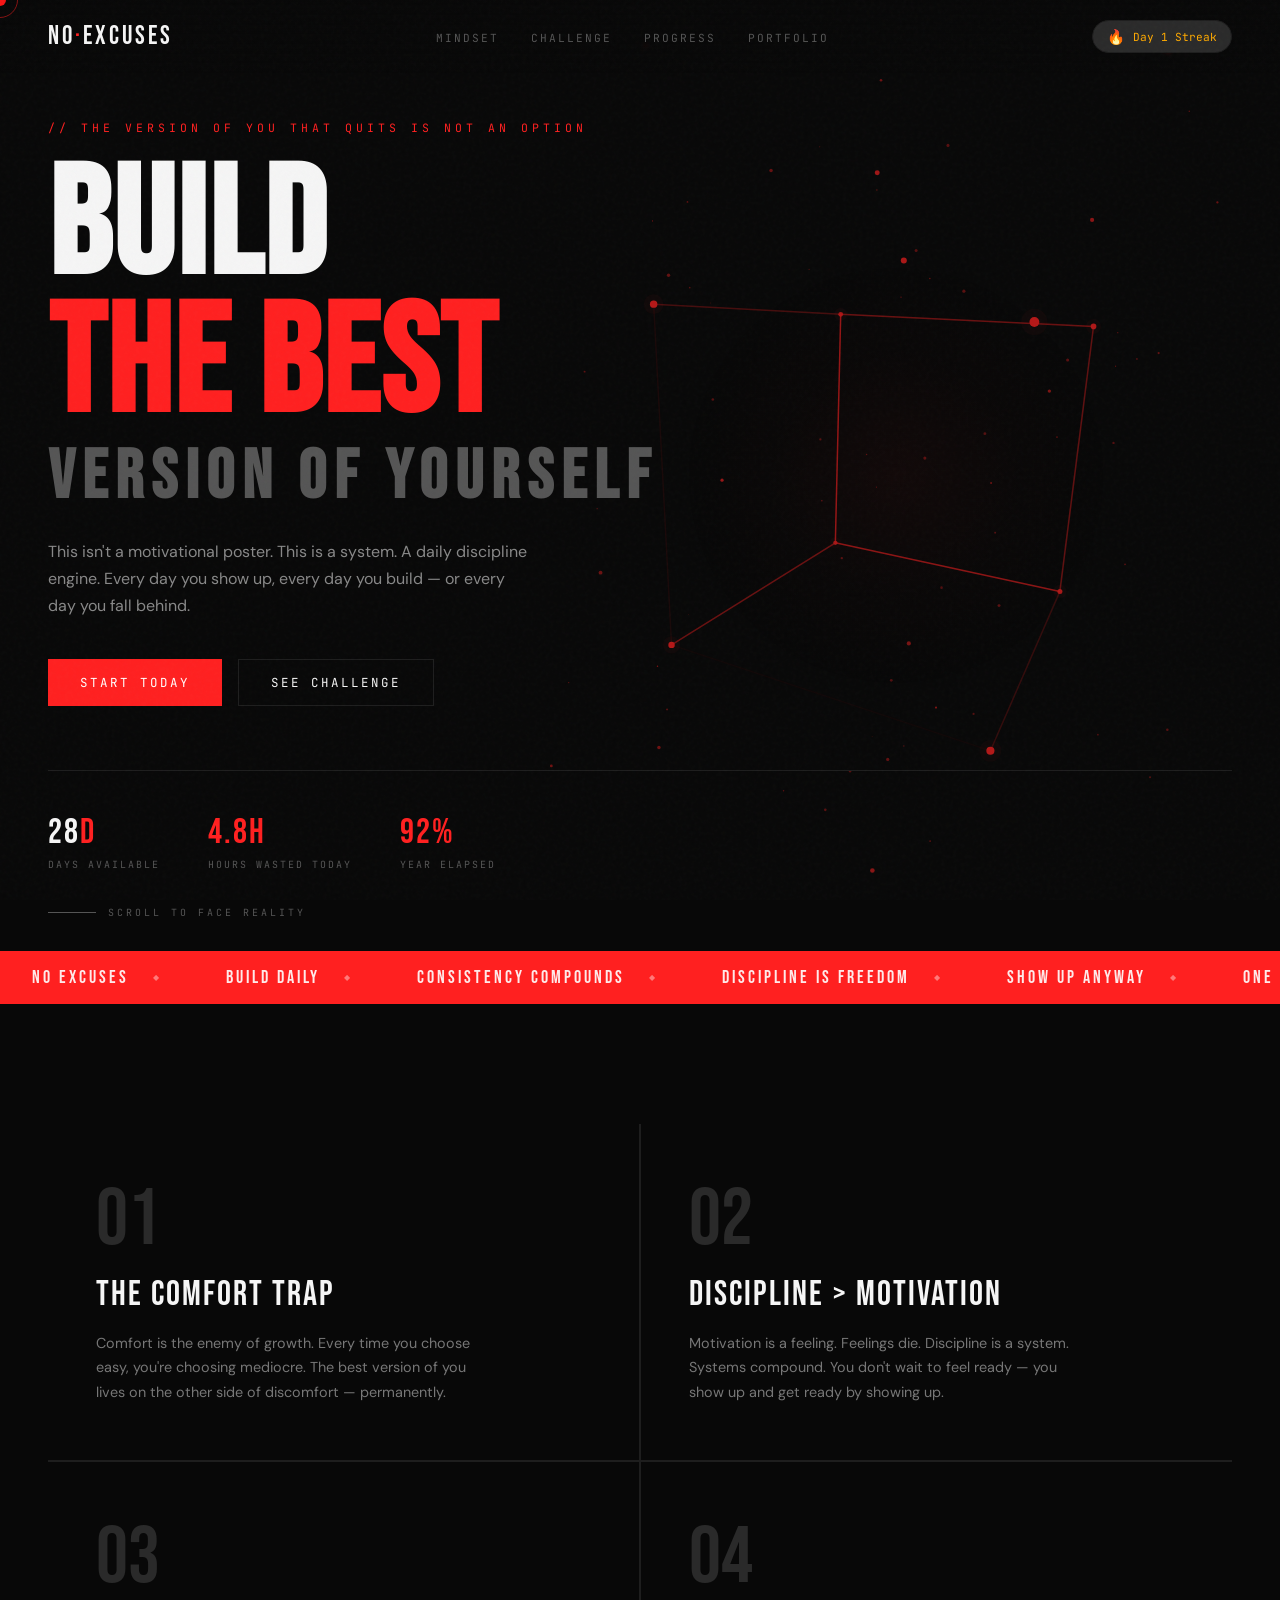
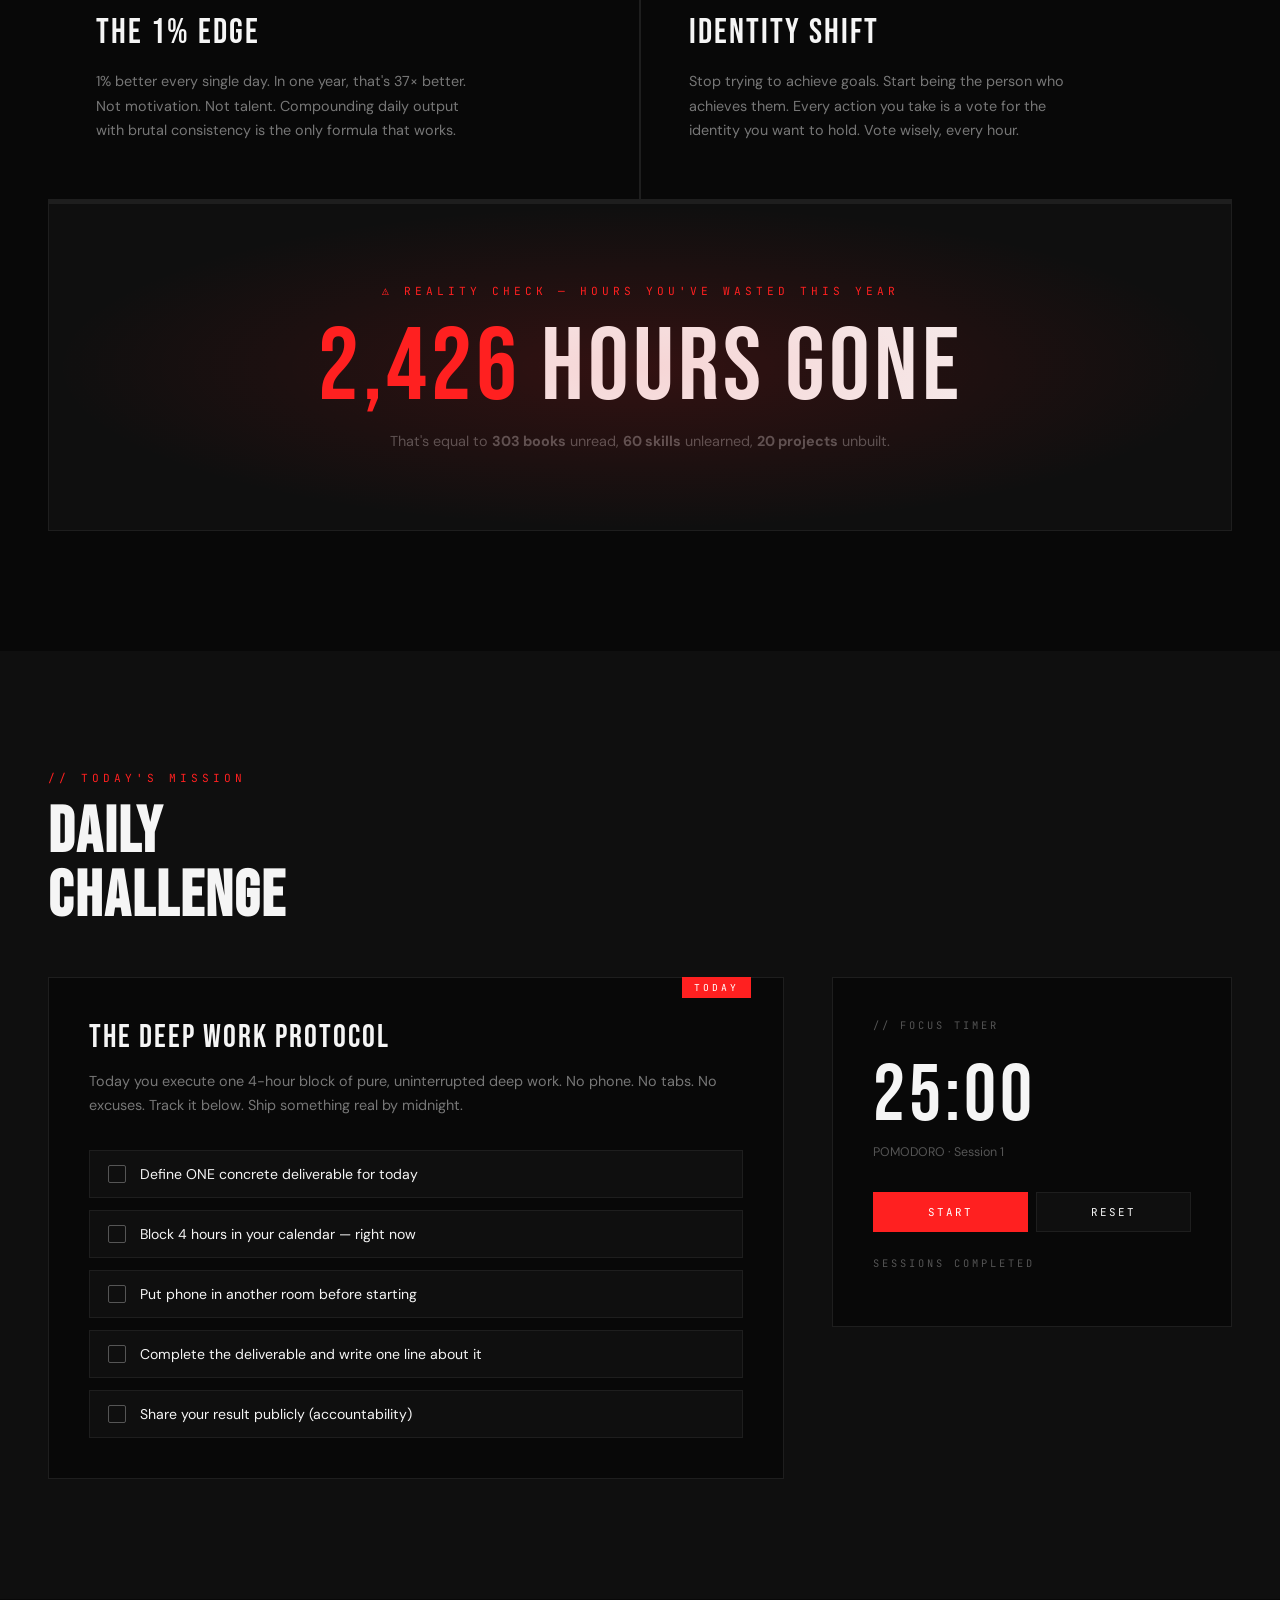
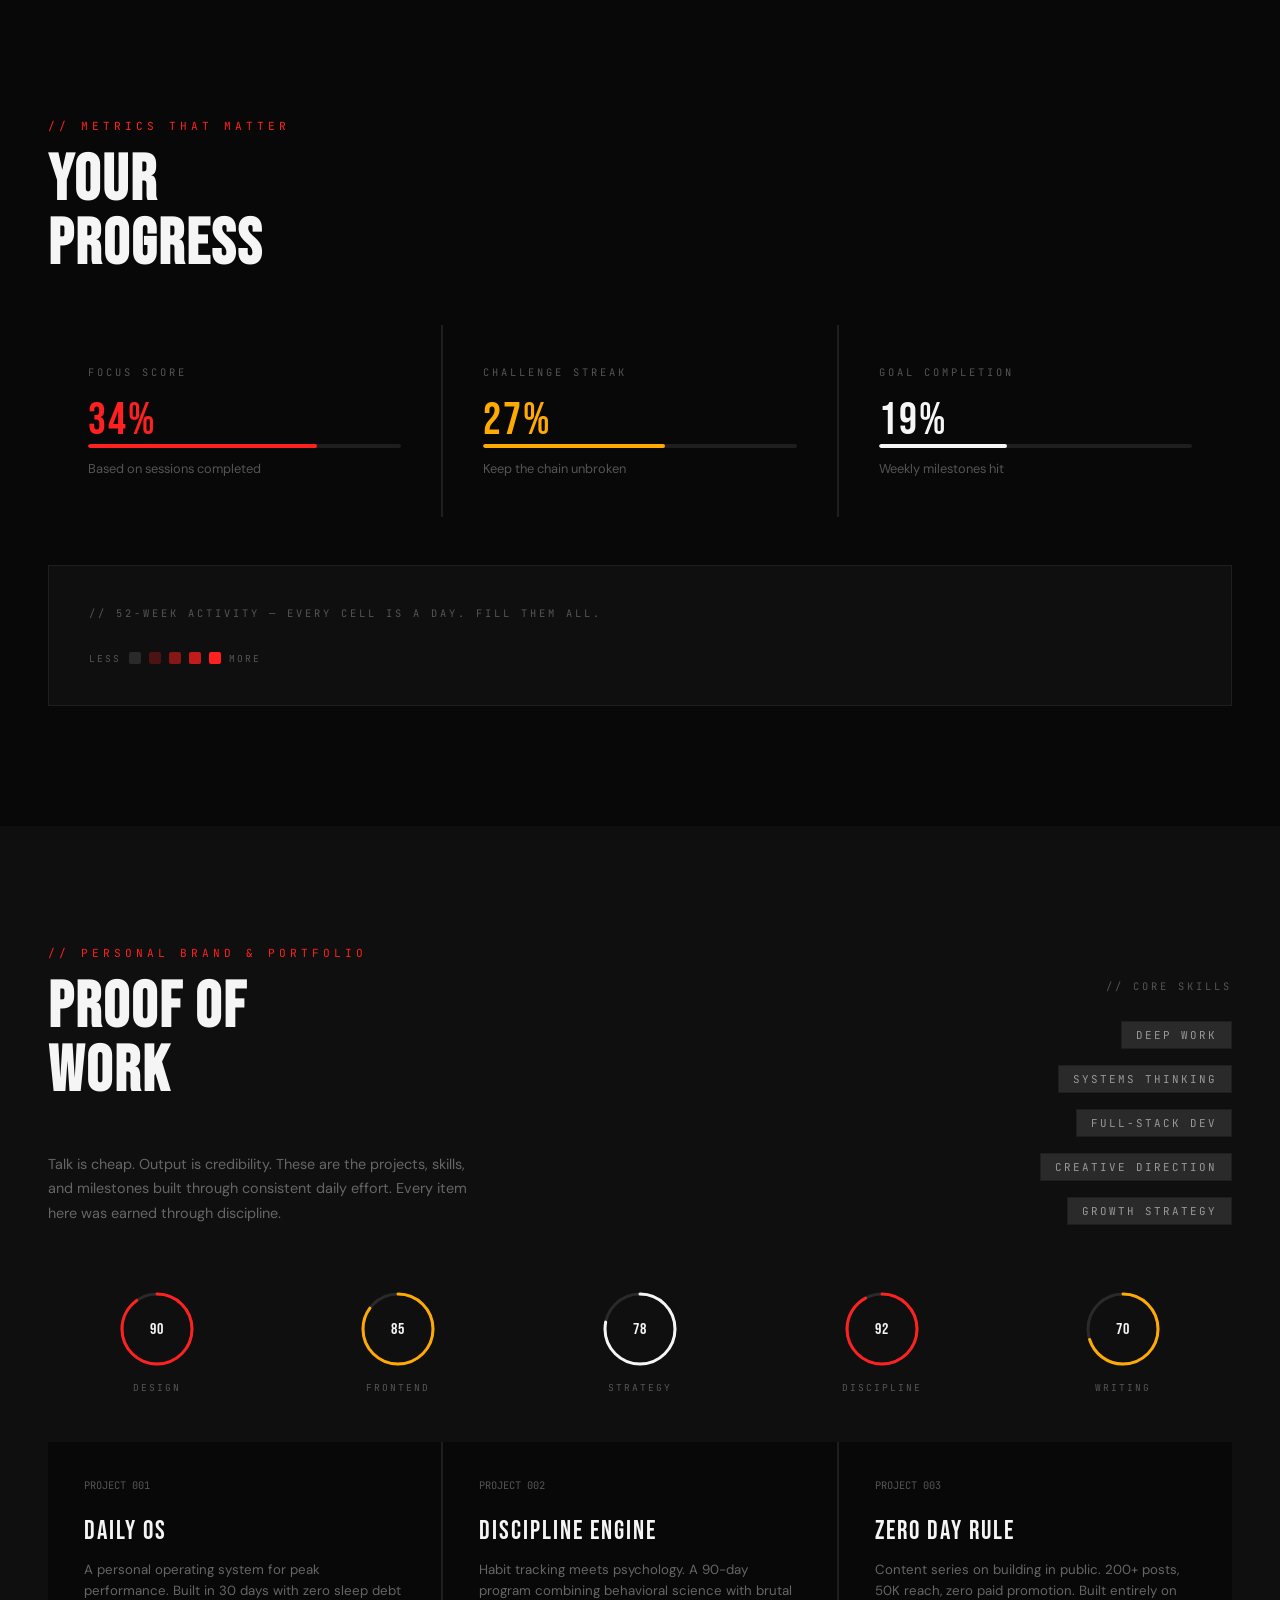
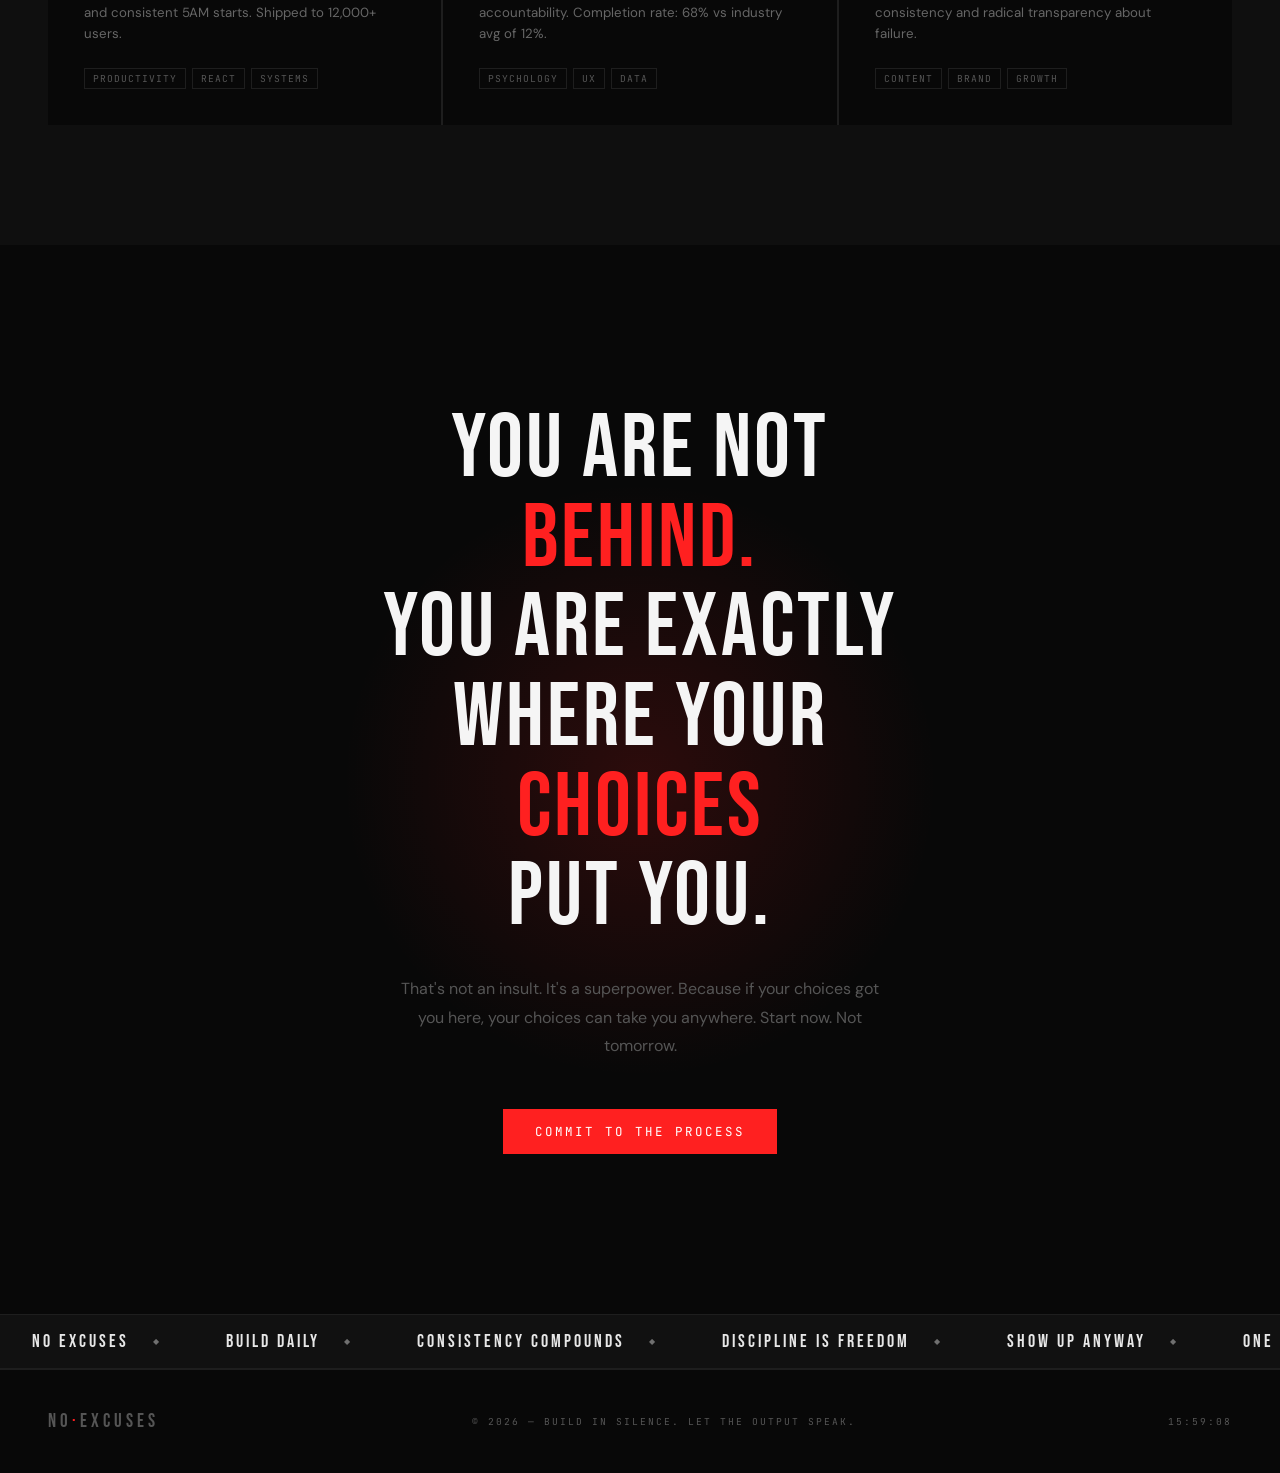
<file: index.html>
<!DOCTYPE html>
<html lang="en">
<head>
<meta charset="UTF-8">
<meta name="viewport" content="width=device-width, initial-scale=1.0">
<title>NO EXCUSES — Build The Version They Can't Ignore</title>
<link rel="preconnect" href="https://fonts.googleapis.com">
<link href="https://fonts.googleapis.com/css2?family=Bebas+Neue&family=DM+Sans:wght@300;400;500;700&family=JetBrains+Mono:wght@400;700&display=swap" rel="stylesheet">
<style>
:root {
  --bg: #080808;
  --surface: #0f0f0f;
  --surface2: #151515;
  --border: #1e1e1e;
  --red: #ff2020;
  --red-glow: rgba(255,32,32,0.15);
  --amber: #ffaa00;
  --amber-glow: rgba(255,170,0,0.12);
  --white: #f5f5f5;
  --muted: #555;
  --subtle: #2a2a2a;
}

*, *::before, *::after { box-sizing: border-box; margin: 0; padding: 0; }

html { scroll-behavior: smooth; }

body {
  background: var(--bg);
  color: var(--white);
  font-family: 'DM Sans', sans-serif;
  overflow-x: hidden;
  cursor: none;
}

/* CUSTOM CURSOR */
#cursor {
  position: fixed;
  width: 12px; height: 12px;
  background: var(--red);
  border-radius: 50%;
  pointer-events: none;
  z-index: 9999;
  transform: translate(-50%,-50%);
  transition: transform 0.1s, width 0.2s, height 0.2s, background 0.2s;
  mix-blend-mode: difference;
}
#cursor-ring {
  position: fixed;
  width: 36px; height: 36px;
  border: 1px solid rgba(255,32,32,0.5);
  border-radius: 50%;
  pointer-events: none;
  z-index: 9998;
  transform: translate(-50%,-50%);
  transition: transform 0.12s ease, width 0.3s, height 0.3s, opacity 0.3s;
}

/* NOISE OVERLAY */
body::before {
  content: '';
  position: fixed;
  inset: 0;
  background-image: url("data:image/svg+xml,%3Csvg viewBox='0 0 256 256' xmlns='http://www.w3.org/2000/svg'%3E%3Cfilter id='noise'%3E%3CfeTurbulence type='fractalNoise' baseFrequency='0.9' numOctaves='4' stitchTiles='stitch'/%3E%3C/filter%3E%3Crect width='100%25' height='100%25' filter='url(%23noise)' opacity='0.04'/%3E%3C/svg%3E");
  pointer-events: none;
  z-index: 9997;
  opacity: 0.6;
}

/* SCROLLBAR */
::-webkit-scrollbar { width: 3px; }
::-webkit-scrollbar-track { background: var(--bg); }
::-webkit-scrollbar-thumb { background: var(--red); }

/* NAV */
nav {
  position: fixed;
  top: 0; left: 0; right: 0;
  z-index: 100;
  padding: 20px 48px;
  display: flex;
  justify-content: space-between;
  align-items: center;
  background: linear-gradient(to bottom, rgba(8,8,8,0.95), transparent);
  backdrop-filter: blur(2px);
}
.nav-logo {
  font-family: 'Bebas Neue', sans-serif;
  font-size: 1.6rem;
  letter-spacing: 3px;
  color: var(--white);
}
.nav-logo span { color: var(--red); }
.nav-links { display: flex; gap: 32px; list-style: none; }
.nav-links a {
  font-family: 'JetBrains Mono', monospace;
  font-size: 0.7rem;
  letter-spacing: 2px;
  text-transform: uppercase;
  color: var(--muted);
  text-decoration: none;
  transition: color 0.2s;
}
.nav-links a:hover { color: var(--white); }
.streak-badge {
  display: flex;
  align-items: center;
  gap: 8px;
  background: var(--subtle);
  border: 1px solid var(--border);
  padding: 6px 14px;
  border-radius: 20px;
  font-family: 'JetBrains Mono', monospace;
  font-size: 0.7rem;
  color: var(--amber);
}
.streak-badge::before { content: '🔥'; font-size: 0.9rem; }

/* HERO */
#hero {
  min-height: 100vh;
  display: flex;
  flex-direction: column;
  justify-content: center;
  padding: 120px 48px 80px;
  position: relative;
  overflow: hidden;
}

/* CANVAS 3D */
#hero-canvas {
  position: absolute;
  top: 0; right: 0;
  width: 60%;
  height: 100%;
  opacity: 0.7;
}

.hero-tag {
  font-family: 'JetBrains Mono', monospace;
  font-size: 0.72rem;
  letter-spacing: 4px;
  color: var(--red);
  text-transform: uppercase;
  margin-bottom: 24px;
  opacity: 0;
  animation: fadeUp 0.8s 0.3s forwards;
}
.hero-headline {
  font-family: 'Bebas Neue', sans-serif;
  font-size: clamp(5rem, 12vw, 11rem);
  line-height: 0.9;
  letter-spacing: 2px;
  opacity: 0;
  animation: fadeUp 0.9s 0.5s forwards;
}
.hero-headline .line2 { color: var(--red); display: block; }
.hero-headline .line3 { color: var(--muted); display: block; font-size: 0.45em; letter-spacing: 8px; margin-top: 12px; }

.hero-sub {
  max-width: 480px;
  margin-top: 28px;
  font-size: 1rem;
  line-height: 1.7;
  color: #888;
  opacity: 0;
  animation: fadeUp 0.9s 0.8s forwards;
}

.hero-cta-row {
  display: flex;
  gap: 16px;
  margin-top: 40px;
  opacity: 0;
  animation: fadeUp 0.9s 1s forwards;
}
.btn-primary {
  background: var(--red);
  color: #fff;
  border: none;
  padding: 14px 32px;
  font-family: 'JetBrains Mono', monospace;
  font-size: 0.78rem;
  letter-spacing: 3px;
  text-transform: uppercase;
  cursor: none;
  position: relative;
  overflow: hidden;
  transition: transform 0.2s;
}
.btn-primary::after {
  content: '';
  position: absolute;
  inset: 0;
  background: rgba(255,255,255,0.1);
  transform: translateX(-100%);
  transition: transform 0.3s;
}
.btn-primary:hover::after { transform: translateX(0); }
.btn-primary:hover { transform: scale(1.02); }

.btn-ghost {
  background: transparent;
  color: var(--white);
  border: 1px solid var(--border);
  padding: 14px 32px;
  font-family: 'JetBrains Mono', monospace;
  font-size: 0.78rem;
  letter-spacing: 3px;
  text-transform: uppercase;
  cursor: none;
  transition: border-color 0.2s, color 0.2s;
}
.btn-ghost:hover { border-color: var(--white); }

.hero-stats {
  display: flex;
  gap: 48px;
  margin-top: 64px;
  padding-top: 40px;
  border-top: 1px solid var(--border);
  opacity: 0;
  animation: fadeUp 0.9s 1.2s forwards;
}
.stat-item { display: flex; flex-direction: column; gap: 4px; }
.stat-num {
  font-family: 'Bebas Neue', sans-serif;
  font-size: 2.2rem;
  letter-spacing: 2px;
  color: var(--white);
}
.stat-num span { color: var(--red); }
.stat-label {
  font-family: 'JetBrains Mono', monospace;
  font-size: 0.62rem;
  letter-spacing: 2px;
  color: var(--muted);
  text-transform: uppercase;
}

.scroll-indicator {
  position: absolute;
  bottom: 32px;
  left: 48px;
  display: flex;
  align-items: center;
  gap: 12px;
  font-family: 'JetBrains Mono', monospace;
  font-size: 0.62rem;
  letter-spacing: 3px;
  color: var(--muted);
  text-transform: uppercase;
  opacity: 0;
  animation: fadeUp 1s 1.5s forwards;
}
.scroll-line {
  width: 48px;
  height: 1px;
  background: var(--muted);
  animation: expandLine 1.5s 2s ease-in-out infinite alternate;
}

/* TRIGGER SECTION */
#trigger {
  padding: 120px 48px;
  position: relative;
  overflow: hidden;
}
.trigger-grid {
  display: grid;
  grid-template-columns: 1fr 1fr;
  gap: 2px;
  background: var(--border);
}
.trigger-card {
  background: var(--bg);
  padding: 56px 48px;
  position: relative;
  overflow: hidden;
  transition: background 0.3s;
}
.trigger-card:hover { background: var(--surface); }
.trigger-card::before {
  content: '';
  position: absolute;
  top: 0; left: 0;
  width: 3px;
  height: 0;
  background: var(--red);
  transition: height 0.4s ease;
}
.trigger-card:hover::before { height: 100%; }
.trigger-card.amber::before { background: var(--amber); }
.tc-num {
  font-family: 'Bebas Neue', sans-serif;
  font-size: 5rem;
  color: var(--subtle);
  line-height: 1;
  margin-bottom: 16px;
  transition: color 0.3s;
}
.trigger-card:hover .tc-num { color: var(--border); }
.tc-title {
  font-family: 'Bebas Neue', sans-serif;
  font-size: 2.2rem;
  letter-spacing: 2px;
  line-height: 1.1;
  margin-bottom: 16px;
}
.tc-text {
  font-size: 0.9rem;
  line-height: 1.7;
  color: #777;
  max-width: 380px;
}

/* WASTE COUNTER */
.waste-counter-wrap {
  background: var(--surface);
  border: 1px solid var(--border);
  padding: 80px 48px;
  text-align: center;
  position: relative;
  overflow: hidden;
  margin-top: 2px;
  grid-column: span 2;
}
.waste-counter-wrap::before {
  content: '';
  position: absolute;
  inset: 0;
  background: radial-gradient(ellipse at center, var(--red-glow) 0%, transparent 70%);
  pointer-events: none;
}
.waste-label {
  font-family: 'JetBrains Mono', monospace;
  font-size: 0.7rem;
  letter-spacing: 4px;
  color: var(--red);
  text-transform: uppercase;
  margin-bottom: 20px;
}
.waste-big {
  font-family: 'Bebas Neue', sans-serif;
  font-size: clamp(3rem, 8vw, 7rem);
  letter-spacing: 4px;
  line-height: 1;
  color: var(--white);
}
.waste-big span { color: var(--red); }
.waste-sub { color: #555; font-size: 0.9rem; margin-top: 12px; }

/* CHALLENGE SECTION */
#challenge {
  padding: 120px 48px;
  background: var(--surface);
}
.section-eyebrow {
  font-family: 'JetBrains Mono', monospace;
  font-size: 0.7rem;
  letter-spacing: 4px;
  color: var(--red);
  text-transform: uppercase;
  margin-bottom: 16px;
}
.section-title {
  font-family: 'Bebas Neue', sans-serif;
  font-size: clamp(2.5rem, 5vw, 5rem);
  letter-spacing: 2px;
  line-height: 1;
  margin-bottom: 48px;
}
.challenge-layout {
  display: grid;
  grid-template-columns: 1fr 400px;
  gap: 48px;
  align-items: start;
}
.daily-challenge-card {
  background: var(--bg);
  border: 1px solid var(--border);
  padding: 40px;
  position: relative;
}
.daily-challenge-card::after {
  content: 'TODAY';
  position: absolute;
  top: -1px; right: 32px;
  background: var(--red);
  font-family: 'JetBrains Mono', monospace;
  font-size: 0.6rem;
  letter-spacing: 3px;
  color: #fff;
  padding: 4px 12px;
}
.challenge-title {
  font-family: 'Bebas Neue', sans-serif;
  font-size: 2rem;
  letter-spacing: 2px;
  margin-bottom: 12px;
}
.challenge-desc {
  color: #777;
  font-size: 0.9rem;
  line-height: 1.7;
  margin-bottom: 32px;
}
.challenge-tasks { list-style: none; display: flex; flex-direction: column; gap: 12px; }
.challenge-tasks li {
  display: flex;
  align-items: center;
  gap: 14px;
  padding: 14px 18px;
  background: var(--surface);
  border: 1px solid var(--border);
  font-size: 0.88rem;
  cursor: none;
  transition: border-color 0.2s;
  user-select: none;
}
.challenge-tasks li:hover { border-color: var(--red); }
.challenge-tasks li.done { color: var(--muted); text-decoration: line-through; }
.task-check {
  width: 18px; height: 18px;
  border: 1.5px solid var(--muted);
  border-radius: 2px;
  flex-shrink: 0;
  display: grid;
  place-items: center;
  transition: background 0.2s, border-color 0.2s;
  font-size: 0.65rem;
}
.challenge-tasks li.done .task-check {
  background: var(--red);
  border-color: var(--red);
  color: #fff;
}

/* TIMER */
.timer-card {
  background: var(--bg);
  border: 1px solid var(--border);
  padding: 40px;
}
.timer-label {
  font-family: 'JetBrains Mono', monospace;
  font-size: 0.65rem;
  letter-spacing: 3px;
  color: var(--muted);
  text-transform: uppercase;
  margin-bottom: 24px;
}
.timer-display {
  font-family: 'Bebas Neue', sans-serif;
  font-size: 5rem;
  letter-spacing: 4px;
  color: var(--white);
  line-height: 1;
  margin-bottom: 8px;
}
.timer-display.running { color: var(--red); }
.timer-session-label {
  font-size: 0.78rem;
  color: var(--muted);
  margin-bottom: 32px;
}
.timer-btns { display: flex; gap: 8px; flex-wrap: wrap; margin-bottom: 24px; }
.timer-btn {
  flex: 1;
  padding: 12px;
  font-family: 'JetBrains Mono', monospace;
  font-size: 0.68rem;
  letter-spacing: 2px;
  text-transform: uppercase;
  border: 1px solid var(--border);
  background: var(--surface);
  color: var(--white);
  cursor: none;
  transition: all 0.2s;
}
.timer-btn:hover { border-color: var(--red); color: var(--red); }
.timer-btn.active { background: var(--red); border-color: var(--red); color: #fff; }
.pomodoro-segments {
  display: flex;
  gap: 6px;
}
.pomo-dot {
  flex: 1;
  height: 4px;
  background: var(--border);
  border-radius: 2px;
  transition: background 0.3s;
}
.pomo-dot.active { background: var(--red); }
.pomo-dot.done { background: var(--amber); }

/* PROGRESS SECTION */
#progress-section {
  padding: 120px 48px;
}
.progress-grid {
  display: grid;
  grid-template-columns: repeat(3, 1fr);
  gap: 2px;
  background: var(--border);
  margin-top: 48px;
}
.progress-card {
  background: var(--bg);
  padding: 40px;
}
.progress-card-label {
  font-family: 'JetBrains Mono', monospace;
  font-size: 0.65rem;
  letter-spacing: 3px;
  color: var(--muted);
  text-transform: uppercase;
  margin-bottom: 20px;
}
.progress-bar-wrap {
  height: 4px;
  background: var(--border);
  border-radius: 2px;
  margin-bottom: 12px;
  overflow: hidden;
}
.progress-bar-fill {
  height: 100%;
  background: var(--red);
  border-radius: 2px;
  width: 0;
  transition: width 1.5s cubic-bezier(0.16, 1, 0.3, 1);
}
.progress-bar-fill.amber { background: var(--amber); }
.progress-bar-fill.white { background: var(--white); }
.progress-pct {
  font-family: 'Bebas Neue', sans-serif;
  font-size: 2.8rem;
  letter-spacing: 2px;
  line-height: 1;
}
.progress-pct.red { color: var(--red); }
.progress-pct.amber { color: var(--amber); }

/* STREAK HEATMAP */
.heatmap-wrap { margin-top: 48px; }
.heatmap-title {
  font-family: 'JetBrains Mono', monospace;
  font-size: 0.65rem;
  letter-spacing: 3px;
  color: var(--muted);
  text-transform: uppercase;
  margin-bottom: 16px;
}
.heatmap {
  display: grid;
  grid-template-columns: repeat(52, 1fr);
  gap: 3px;
}
.heatmap-cell {
  aspect-ratio: 1;
  border-radius: 2px;
  background: var(--subtle);
  transition: transform 0.1s;
}
.heatmap-cell:hover { transform: scale(1.4); }
.heatmap-cell.l1 { background: rgba(255,32,32,0.25); }
.heatmap-cell.l2 { background: rgba(255,32,32,0.5); }
.heatmap-cell.l3 { background: rgba(255,32,32,0.75); }
.heatmap-cell.l4 { background: var(--red); }

/* PORTFOLIO */
#portfolio {
  padding: 120px 48px;
  background: var(--surface);
}
.portfolio-intro {
  display: grid;
  grid-template-columns: 1fr 1fr;
  gap: 48px;
  align-items: end;
  margin-bottom: 64px;
}
.portfolio-intro-right {
  display: flex;
  flex-direction: column;
  gap: 16px;
  align-items: flex-end;
}
.skill-tag {
  display: inline-block;
  background: var(--subtle);
  border: 1px solid var(--border);
  font-family: 'JetBrains Mono', monospace;
  font-size: 0.68rem;
  letter-spacing: 2px;
  padding: 6px 14px;
  color: #999;
}

.projects-grid {
  display: grid;
  grid-template-columns: repeat(3, 1fr);
  gap: 2px;
  background: var(--border);
}
.project-card {
  background: var(--bg);
  padding: 36px;
  position: relative;
  overflow: hidden;
  cursor: none;
  transition: background 0.3s;
}
.project-card:hover { background: #111; }
.project-card::before {
  content: '';
  position: absolute;
  bottom: 0; left: 0; right: 0;
  height: 0;
  background: var(--red-glow);
  transition: height 0.4s;
}
.project-card:hover::before { height: 100%; }
.project-card:nth-child(2)::before { background: var(--amber-glow); }
.project-num {
  font-family: 'JetBrains Mono', monospace;
  font-size: 0.65rem;
  color: var(--muted);
  margin-bottom: 24px;
}
.project-title {
  font-family: 'Bebas Neue', sans-serif;
  font-size: 1.6rem;
  letter-spacing: 2px;
  margin-bottom: 12px;
}
.project-desc {
  font-size: 0.83rem;
  color: #666;
  line-height: 1.6;
  margin-bottom: 24px;
}
.project-tags { display: flex; flex-wrap: wrap; gap: 6px; }
.project-tag {
  font-family: 'JetBrains Mono', monospace;
  font-size: 0.6rem;
  letter-spacing: 1px;
  padding: 3px 8px;
  border: 1px solid var(--border);
  color: var(--muted);
}
.project-arrow {
  position: absolute;
  top: 36px; right: 36px;
  font-size: 1.2rem;
  opacity: 0;
  transition: opacity 0.3s, transform 0.3s;
  transform: translate(-8px, 8px);
}
.project-card:hover .project-arrow { opacity: 1; transform: translate(0,0); }

/* QUOTE TICKER */
.quote-ticker {
  background: var(--red);
  padding: 16px 0;
  overflow: hidden;
  white-space: nowrap;
}
.ticker-track {
  display: inline-flex;
  gap: 0;
  animation: tickerMove 30s linear infinite;
}
.ticker-item {
  display: inline-flex;
  align-items: center;
  gap: 24px;
  padding: 0 32px;
  font-family: 'Bebas Neue', sans-serif;
  font-size: 1.1rem;
  letter-spacing: 3px;
  color: rgba(255,255,255,0.9);
}
.ticker-sep { color: rgba(255,255,255,0.4); font-size: 0.5rem; }

/* MANIFESTO */
#manifesto {
  padding: 160px 48px;
  text-align: center;
  position: relative;
  overflow: hidden;
}
#manifesto::before {
  content: '';
  position: absolute;
  top: 50%; left: 50%;
  transform: translate(-50%,-50%);
  width: 600px; height: 600px;
  background: radial-gradient(circle, var(--red-glow) 0%, transparent 70%);
  pointer-events: none;
}
.manifesto-text {
  font-family: 'Bebas Neue', sans-serif;
  font-size: clamp(3rem, 7vw, 8rem);
  line-height: 1;
  letter-spacing: 3px;
  max-width: 900px;
  margin: 0 auto;
}
.manifesto-text .accent { color: var(--red); }
.manifesto-sub {
  font-size: 1rem;
  color: #555;
  margin-top: 32px;
  max-width: 500px;
  margin-left: auto;
  margin-right: auto;
  line-height: 1.8;
}

/* FOOTER */
footer {
  border-top: 1px solid var(--border);
  padding: 40px 48px;
  display: flex;
  justify-content: space-between;
  align-items: center;
}
.footer-logo {
  font-family: 'Bebas Neue', sans-serif;
  font-size: 1.2rem;
  letter-spacing: 4px;
  color: var(--muted);
}
.footer-logo span { color: var(--red); }
.footer-copy {
  font-family: 'JetBrains Mono', monospace;
  font-size: 0.6rem;
  color: var(--muted);
  letter-spacing: 2px;
}

/* KEYFRAMES */
@keyframes fadeUp {
  from { opacity: 0; transform: translateY(24px); }
  to { opacity: 1; transform: translateY(0); }
}
@keyframes expandLine {
  from { width: 24px; }
  to { width: 64px; }
}
@keyframes tickerMove {
  from { transform: translateX(0); }
  to { transform: translateX(-50%); }
}
@keyframes pulse {
  0%, 100% { opacity: 1; }
  50% { opacity: 0.5; }
}

/* REVEAL ANIMATION */
.reveal {
  opacity: 0;
  transform: translateY(32px);
  transition: opacity 0.8s ease, transform 0.8s ease;
}
.reveal.visible { opacity: 1; transform: translateY(0); }

/* MODAL */
.modal-overlay {
  position: fixed;
  inset: 0;
  background: rgba(0,0,0,0.85);
  z-index: 1000;
  display: flex;
  align-items: center;
  justify-content: center;
  opacity: 0;
  pointer-events: none;
  transition: opacity 0.3s;
  backdrop-filter: blur(4px);
}
.modal-overlay.open { opacity: 1; pointer-events: all; }
.modal {
  background: var(--surface);
  border: 1px solid var(--border);
  padding: 48px;
  max-width: 540px;
  width: 90%;
  transform: translateY(24px);
  transition: transform 0.3s;
}
.modal-overlay.open .modal { transform: translateY(0); }
.modal-title {
  font-family: 'Bebas Neue', sans-serif;
  font-size: 2.4rem;
  letter-spacing: 3px;
  margin-bottom: 12px;
}
.modal-sub { color: #666; font-size: 0.9rem; line-height: 1.7; margin-bottom: 32px; }
.modal-input {
  width: 100%;
  background: var(--bg);
  border: 1px solid var(--border);
  padding: 14px 16px;
  color: var(--white);
  font-family: 'DM Sans', sans-serif;
  font-size: 0.9rem;
  margin-bottom: 12px;
  outline: none;
  transition: border-color 0.2s;
}
.modal-input:focus { border-color: var(--red); }
.modal-close {
  position: absolute;
  top: 20px; right: 24px;
  background: none;
  border: none;
  color: var(--muted);
  font-size: 1.4rem;
  cursor: none;
}

/* NOTIFICATION */
.notif {
  position: fixed;
  bottom: 32px;
  right: 32px;
  background: var(--surface);
  border: 1px solid var(--red);
  padding: 16px 24px;
  font-family: 'JetBrains Mono', monospace;
  font-size: 0.72rem;
  letter-spacing: 1px;
  color: var(--white);
  z-index: 2000;
  transform: translateY(80px);
  opacity: 0;
  transition: all 0.4s cubic-bezier(0.16, 1, 0.3, 1);
  max-width: 320px;
}
.notif.show { transform: translateY(0); opacity: 1; }
.notif-title { color: var(--red); margin-bottom: 4px; font-size: 0.65rem; letter-spacing: 2px; text-transform: uppercase; }

/* SKILLS RADIAL */
.skills-row {
  display: grid;
  grid-template-columns: repeat(5, 1fr);
  gap: 24px;
  margin-top: 64px;
}
.skill-radial {
  display: flex;
  flex-direction: column;
  align-items: center;
  gap: 12px;
}
.skill-ring {
  width: 80px;
  height: 80px;
  position: relative;
}
.skill-ring svg {
  width: 80px;
  height: 80px;
  transform: rotate(-90deg);
}
.skill-ring circle {
  fill: none;
  stroke-width: 3;
  stroke-linecap: round;
}
.skill-ring .bg-ring { stroke: var(--subtle); }
.skill-ring .fg-ring {
  stroke: var(--red);
  stroke-dasharray: 220;
  stroke-dashoffset: 220;
  transition: stroke-dashoffset 1.5s cubic-bezier(0.16, 1, 0.3, 1);
}
.skill-ring .fg-ring.amber { stroke: var(--amber); }
.skill-ring .fg-ring.white { stroke: var(--white); }
.skill-ring-label {
  position: absolute;
  inset: 0;
  display: flex;
  align-items: center;
  justify-content: center;
  font-family: 'Bebas Neue', sans-serif;
  font-size: 1rem;
  letter-spacing: 1px;
}
.skill-name {
  font-family: 'JetBrains Mono', monospace;
  font-size: 0.6rem;
  letter-spacing: 2px;
  color: var(--muted);
  text-transform: uppercase;
  text-align: center;
}

/* RESPONSIVE */
@media (max-width: 900px) {
  nav { padding: 16px 24px; }
  .nav-links, .streak-badge { display: none; }
  #hero { padding: 100px 24px 60px; }
  .hero-stats { gap: 24px; }
  .trigger-grid { grid-template-columns: 1fr; }
  .waste-counter-wrap { grid-column: span 1; }
  .challenge-layout { grid-template-columns: 1fr; }
  .progress-grid { grid-template-columns: 1fr; }
  .projects-grid { grid-template-columns: 1fr; }
  .portfolio-intro { grid-template-columns: 1fr; }
  .skills-row { grid-template-columns: repeat(3, 1fr); }
  #trigger, #challenge, #progress-section, #portfolio, #manifesto { padding: 80px 24px; }
  footer { padding: 32px 24px; flex-direction: column; gap: 16px; text-align: center; }
  .heatmap { grid-template-columns: repeat(26, 1fr); }
  #hero-canvas { width: 100%; opacity: 0.2; }
}
</style>
</head>
<body>

<!-- CURSOR -->
<div id="cursor"></div>
<div id="cursor-ring"></div>

<!-- NOTIFICATION -->
<div class="notif" id="notif">
  <div class="notif-title">⚡ Daily Trigger</div>
  <div id="notif-text">Every hour you delay costs you 4% of your day.</div>
</div>

<!-- MODAL -->
<div class="modal-overlay" id="modal">
  <div class="modal" style="position:relative;">
    <button class="modal-close" onclick="closeModal()">×</button>
    <div class="modal-title">START YOUR JOURNEY</div>
    <div class="modal-sub">Enter your name and goal. Every day you don't start, someone else does. The clock doesn't stop.</div>
    <input class="modal-input" id="user-name" type="text" placeholder="Your name">
    <input class="modal-input" id="user-goal" type="text" placeholder="Your #1 goal right now">
    <button class="btn-primary" style="width:100%;margin-top:8px;" onclick="startJourney()">COMMIT NOW</button>
  </div>
</div>

<!-- NAV -->
<nav>
  <div class="nav-logo">NO<span>·</span>EXCUSES</div>
  <ul class="nav-links">
    <li><a href="#trigger">MINDSET</a></li>
    <li><a href="#challenge">CHALLENGE</a></li>
    <li><a href="#progress-section">PROGRESS</a></li>
    <li><a href="#portfolio">PORTFOLIO</a></li>
  </ul>
  <div class="streak-badge" id="nav-streak">Day 1 Streak</div>
</nav>

<!-- HERO -->
<section id="hero">
  <canvas id="hero-canvas"></canvas>
  <div class="hero-tag">// The version of you that quits is not an option</div>
  <h1 class="hero-headline">
    BUILD
    <span class="line2">THE BEST</span>
    <span class="line3">VERSION OF YOURSELF</span>
  </h1>
  <p class="hero-sub">This isn't a motivational poster. This is a system. A daily discipline engine. Every day you show up, every day you build — or every day you fall behind.</p>
  <div class="hero-cta-row">
    <button class="btn-primary" onclick="openModal()">START TODAY</button>
    <button class="btn-ghost" onclick="document.getElementById('challenge').scrollIntoView({behavior:'smooth'})">SEE CHALLENGE</button>
  </div>
  <div class="hero-stats">
    <div class="stat-item">
      <span class="stat-num" id="days-counter">0<span>d</span></span>
      <span class="stat-label">Days Available</span>
    </div>
    <div class="stat-item">
      <span class="stat-num"><span id="wasted-hours">0</span><span>h</span></span>
      <span class="stat-label">Hours Wasted Today</span>
    </div>
    <div class="stat-item">
      <span class="stat-num"><span id="year-pct">0</span><span>%</span></span>
      <span class="stat-label">Year Elapsed</span>
    </div>
  </div>
  <div class="scroll-indicator">
    <div class="scroll-line"></div>
    Scroll to face reality
  </div>
</section>

<!-- TICKER -->
<div class="quote-ticker">
  <div class="ticker-track" id="ticker-track"></div>
</div>

<!-- TRIGGER SECTION -->
<section id="trigger">
  <div class="trigger-grid">
    <div class="trigger-card reveal">
      <div class="tc-num">01</div>
      <div class="tc-title">THE COMFORT TRAP</div>
      <div class="tc-text">Comfort is the enemy of growth. Every time you choose easy, you're choosing mediocre. The best version of you lives on the other side of discomfort — permanently.</div>
    </div>
    <div class="trigger-card reveal">
      <div class="tc-num">02</div>
      <div class="tc-title">DISCIPLINE > MOTIVATION</div>
      <div class="tc-text">Motivation is a feeling. Feelings die. Discipline is a system. Systems compound. You don't wait to feel ready — you show up and get ready by showing up.</div>
    </div>
    <div class="trigger-card amber reveal">
      <div class="tc-num">03</div>
      <div class="tc-title">THE 1% EDGE</div>
      <div class="tc-text">1% better every single day. In one year, that's 37× better. Not motivation. Not talent. Compounding daily output with brutal consistency is the only formula that works.</div>
    </div>
    <div class="trigger-card reveal">
      <div class="tc-num">04</div>
      <div class="tc-title">IDENTITY SHIFT</div>
      <div class="tc-text">Stop trying to achieve goals. Start being the person who achieves them. Every action you take is a vote for the identity you want to hold. Vote wisely, every hour.</div>
    </div>
    <div class="waste-counter-wrap reveal">
      <div class="waste-label">⚠ REALITY CHECK — Hours You've Wasted This Year</div>
      <div class="waste-big"><span id="wasted-year">0</span> HOURS GONE</div>
      <div class="waste-sub" id="waste-equiv">That's equal to <strong id="waste-books">0 books</strong> unread, <strong id="waste-skills">0 skills</strong> unlearned, <strong id="waste-projects">0 projects</strong> unbuilt.</div>
    </div>
  </div>
</section>

<!-- CHALLENGE -->
<section id="challenge">
  <div class="section-eyebrow">// Today's Mission</div>
  <h2 class="section-title reveal">DAILY<br>CHALLENGE</h2>
  <div class="challenge-layout">
    <div>
      <div class="daily-challenge-card reveal">
        <div class="challenge-title" id="challenge-title">THE DEEP WORK PROTOCOL</div>
        <div class="challenge-desc" id="challenge-desc">Today you execute one 4-hour block of pure, uninterrupted deep work. No phone. No tabs. No excuses. Track it below. Ship something real by midnight.</div>
        <ul class="challenge-tasks" id="task-list">
          <li onclick="toggleTask(this)" data-done="false"><div class="task-check"></div> Define ONE concrete deliverable for today</li>
          <li onclick="toggleTask(this)" data-done="false"><div class="task-check"></div> Block 4 hours in your calendar — right now</li>
          <li onclick="toggleTask(this)" data-done="false"><div class="task-check"></div> Put phone in another room before starting</li>
          <li onclick="toggleTask(this)" data-done="false"><div class="task-check"></div> Complete the deliverable and write one line about it</li>
          <li onclick="toggleTask(this)" data-done="false"><div class="task-check"></div> Share your result publicly (accountability)</li>
        </ul>
      </div>
    </div>
    <div>
      <div class="timer-card reveal">
        <div class="timer-label">// FOCUS TIMER</div>
        <div class="timer-display" id="timer-display">25:00</div>
        <div class="timer-session-label" id="timer-session">POMODORO · Session 1</div>
        <div class="timer-btns">
          <button class="timer-btn active" id="btn-start" onclick="toggleTimer()">START</button>
          <button class="timer-btn" onclick="resetTimer()">RESET</button>
        </div>
        <div style="margin-bottom:8px;">
          <div class="timer-label" style="margin-bottom:8px;">SESSIONS COMPLETED</div>
          <div class="pomodoro-segments" id="pomo-dots"></div>
        </div>
      </div>
    </div>
  </div>
</section>

<!-- PROGRESS -->
<section id="progress-section">
  <div class="section-eyebrow">// Metrics That Matter</div>
  <h2 class="section-title reveal">YOUR<br>PROGRESS</h2>
  <div class="progress-grid reveal">
    <div class="progress-card">
      <div class="progress-card-label">Focus Score</div>
      <div class="progress-pct red" id="focus-pct">0%</div>
      <div class="progress-bar-wrap"><div class="progress-bar-fill" id="focus-bar" data-val="73"></div></div>
      <div style="font-size:0.8rem;color:#555;margin-top:8px;">Based on sessions completed</div>
    </div>
    <div class="progress-card">
      <div class="progress-card-label">Challenge Streak</div>
      <div class="progress-pct amber" id="streak-pct">0%</div>
      <div class="progress-bar-wrap"><div class="progress-bar-fill amber" id="streak-bar" data-val="58"></div></div>
      <div style="font-size:0.8rem;color:#555;margin-top:8px;">Keep the chain unbroken</div>
    </div>
    <div class="progress-card">
      <div class="progress-card-label">Goal Completion</div>
      <div class="progress-pct" id="goal-pct">0%</div>
      <div class="progress-bar-wrap"><div class="progress-bar-fill white" id="goal-bar" data-val="41"></div></div>
      <div style="font-size:0.8rem;color:#555;margin-top:8px;">Weekly milestones hit</div>
    </div>
  </div>
  <div class="heatmap-wrap reveal" style="margin-top:48px;padding:40px;background:var(--surface);border:1px solid var(--border);">
    <div class="heatmap-title">// 52-WEEK ACTIVITY — Every cell is a day. Fill them all.</div>
    <div class="heatmap" id="heatmap"></div>
    <div style="display:flex;align-items:center;gap:8px;margin-top:16px;">
      <span style="font-family:'JetBrains Mono',monospace;font-size:0.6rem;color:var(--muted);letter-spacing:2px;">LESS</span>
      <div style="width:12px;height:12px;background:var(--subtle);border-radius:2px;"></div>
      <div style="width:12px;height:12px;background:rgba(255,32,32,0.25);border-radius:2px;"></div>
      <div style="width:12px;height:12px;background:rgba(255,32,32,0.5);border-radius:2px;"></div>
      <div style="width:12px;height:12px;background:rgba(255,32,32,0.75);border-radius:2px;"></div>
      <div style="width:12px;height:12px;background:var(--red);border-radius:2px;"></div>
      <span style="font-family:'JetBrains Mono',monospace;font-size:0.6rem;color:var(--muted);letter-spacing:2px;">MORE</span>
    </div>
  </div>
</section>

<!-- PORTFOLIO -->
<section id="portfolio">
  <div class="portfolio-intro">
    <div>
      <div class="section-eyebrow">// Personal Brand & Portfolio</div>
      <h2 class="section-title reveal">PROOF OF<br>WORK</h2>
      <p style="color:#666;font-size:0.9rem;line-height:1.7;max-width:420px;">Talk is cheap. Output is credibility. These are the projects, skills, and milestones built through consistent daily effort. Every item here was earned through discipline.</p>
    </div>
    <div class="portfolio-intro-right reveal">
      <div style="font-family:'JetBrains Mono',monospace;font-size:0.65rem;letter-spacing:3px;color:var(--muted);text-transform:uppercase;margin-bottom:12px;">// CORE SKILLS</div>
      <div class="skill-tag">DEEP WORK</div>
      <div class="skill-tag">SYSTEMS THINKING</div>
      <div class="skill-tag">FULL-STACK DEV</div>
      <div class="skill-tag">CREATIVE DIRECTION</div>
      <div class="skill-tag">GROWTH STRATEGY</div>
    </div>
  </div>

  <div class="skills-row reveal">
    <div class="skill-radial">
      <div class="skill-ring">
        <svg viewBox="0 0 80 80">
          <circle class="bg-ring" cx="40" cy="40" r="35"/>
          <circle class="fg-ring" cx="40" cy="40" r="35" data-pct="90"/>
        </svg>
        <div class="skill-ring-label">90</div>
      </div>
      <div class="skill-name">Design</div>
    </div>
    <div class="skill-radial">
      <div class="skill-ring">
        <svg viewBox="0 0 80 80">
          <circle class="bg-ring" cx="40" cy="40" r="35"/>
          <circle class="fg-ring amber" cx="40" cy="40" r="35" data-pct="85"/>
        </svg>
        <div class="skill-ring-label">85</div>
      </div>
      <div class="skill-name">Frontend</div>
    </div>
    <div class="skill-radial">
      <div class="skill-ring">
        <svg viewBox="0 0 80 80">
          <circle class="bg-ring" cx="40" cy="40" r="35"/>
          <circle class="fg-ring white" cx="40" cy="40" r="35" data-pct="78"/>
        </svg>
        <div class="skill-ring-label">78</div>
      </div>
      <div class="skill-name">Strategy</div>
    </div>
    <div class="skill-radial">
      <div class="skill-ring">
        <svg viewBox="0 0 80 80">
          <circle class="bg-ring" cx="40" cy="40" r="35"/>
          <circle class="fg-ring" cx="40" cy="40" r="35" data-pct="92"/>
        </svg>
        <div class="skill-ring-label">92</div>
      </div>
      <div class="skill-name">Discipline</div>
    </div>
    <div class="skill-radial">
      <div class="skill-ring">
        <svg viewBox="0 0 80 80">
          <circle class="bg-ring" cx="40" cy="40" r="35"/>
          <circle class="fg-ring amber" cx="40" cy="40" r="35" data-pct="70"/>
        </svg>
        <div class="skill-ring-label">70</div>
      </div>
      <div class="skill-name">Writing</div>
    </div>
  </div>

  <div class="projects-grid reveal" style="margin-top:48px;">
    <div class="project-card">
      <div class="project-num">PROJECT 001</div>
      <div class="project-title">DAILY OS</div>
      <div class="project-desc">A personal operating system for peak performance. Built in 30 days with zero sleep debt and consistent 5AM starts. Shipped to 12,000+ users.</div>
      <div class="project-tags">
        <div class="project-tag">PRODUCTIVITY</div>
        <div class="project-tag">REACT</div>
        <div class="project-tag">SYSTEMS</div>
      </div>
      <div class="project-arrow">→</div>
    </div>
    <div class="project-card">
      <div class="project-num">PROJECT 002</div>
      <div class="project-title">DISCIPLINE ENGINE</div>
      <div class="project-desc">Habit tracking meets psychology. A 90-day program combining behavioral science with brutal accountability. Completion rate: 68% vs industry avg of 12%.</div>
      <div class="project-tags">
        <div class="project-tag">PSYCHOLOGY</div>
        <div class="project-tag">UX</div>
        <div class="project-tag">DATA</div>
      </div>
      <div class="project-arrow">→</div>
    </div>
    <div class="project-card">
      <div class="project-num">PROJECT 003</div>
      <div class="project-title">ZERO DAY RULE</div>
      <div class="project-desc">Content series on building in public. 200+ posts, 50K reach, zero paid promotion. Built entirely on consistency and radical transparency about failure.</div>
      <div class="project-tags">
        <div class="project-tag">CONTENT</div>
        <div class="project-tag">BRAND</div>
        <div class="project-tag">GROWTH</div>
      </div>
      <div class="project-arrow">→</div>
    </div>
  </div>
</section>

<!-- MANIFESTO -->
<section id="manifesto">
  <div class="manifesto-text reveal">
    YOU ARE NOT<br>
    <span class="accent">BEHIND.</span><br>
    YOU ARE EXACTLY<br>
    WHERE YOUR<br>
    <span class="accent">CHOICES</span><br>
    PUT YOU.
  </div>
  <p class="manifesto-sub reveal">That's not an insult. It's a superpower. Because if your choices got you here, your choices can take you anywhere. Start now. Not tomorrow.</p>
  <div style="margin-top:48px;" class="reveal">
    <button class="btn-primary" onclick="openModal()">COMMIT TO THE PROCESS</button>
  </div>
</section>

<!-- TICKER (bottom) -->
<div class="quote-ticker" style="background:#111;border-top:1px solid var(--border);border-bottom:1px solid var(--border);">
  <div class="ticker-track" id="ticker-track-2"></div>
</div>

<!-- FOOTER -->
<footer>
  <div class="footer-logo">NO<span>·</span>EXCUSES</div>
  <div class="footer-copy">© 2026 — BUILD IN SILENCE. LET THE OUTPUT SPEAK.</div>
  <div style="font-family:'JetBrains Mono',monospace;font-size:0.6rem;color:var(--muted);letter-spacing:2px;" id="footer-time">00:00:00</div>
</footer>

<script>
// ─── CURSOR ─────────────────────────────────────────────
const cursor = document.getElementById('cursor');
const ring = document.getElementById('cursor-ring');
let mx = 0, my = 0, rx = 0, ry = 0;
document.addEventListener('mousemove', e => { mx = e.clientX; my = e.clientY; cursor.style.left = mx+'px'; cursor.style.top = my+'px'; });
function animRing() {
  rx += (mx - rx) * 0.12;
  ry += (my - ry) * 0.12;
  ring.style.left = rx+'px'; ring.style.top = ry+'px';
  requestAnimationFrame(animRing);
}
animRing();
document.querySelectorAll('button,a,li').forEach(el => {
  el.addEventListener('mouseenter', () => { cursor.style.width='20px'; cursor.style.height='20px'; ring.style.width='60px'; ring.style.height='60px'; ring.style.opacity='0.5'; });
  el.addEventListener('mouseleave', () => { cursor.style.width='12px'; cursor.style.height='12px'; ring.style.width='36px'; ring.style.height='36px'; ring.style.opacity='1'; });
});

// ─── 3D CUBE CANVAS ─────────────────────────────────────
const canvas = document.getElementById('hero-canvas');
const ctx = canvas.getContext('2d');
let W, H, time = 0;
function resizeCanvas() {
  W = canvas.offsetWidth; H = canvas.offsetHeight;
  canvas.width = W; canvas.height = H;
}
resizeCanvas();
window.addEventListener('resize', resizeCanvas);

function project(x,y,z,cx,cy) {
  const fov = 600;
  const d = fov / (fov + z);
  return { x: cx + x*d, y: cy + y*d, s: d };
}
function rotateX(p, a) { return {x:p.x, y:p.y*Math.cos(a)-p.z*Math.sin(a), z:p.y*Math.sin(a)+p.z*Math.cos(a)}; }
function rotateY(p, a) { return {x:p.x*Math.cos(a)+p.z*Math.sin(a), y:p.y, z:-p.x*Math.sin(a)+p.z*Math.cos(a)}; }
function rotateZ(p, a) { return {x:p.x*Math.cos(a)-p.y*Math.sin(a), y:p.x*Math.sin(a)+p.y*Math.cos(a), z:p.z}; }

const cubeVerts = [
  [-1,-1,-1],[1,-1,-1],[1,1,-1],[-1,1,-1],
  [-1,-1,1],[1,-1,1],[1,1,1],[-1,1,1]
];
const cubeEdges = [[0,1],[1,2],[2,3],[3,0],[4,5],[5,6],[6,7],[7,4],[0,4],[1,5],[2,6],[3,7]];

// Particles
const particles = Array.from({length:80}, () => ({
  x: (Math.random()-0.5)*W,
  y: (Math.random()-0.5)*H,
  z: (Math.random()-0.5)*600,
  vx: (Math.random()-0.5)*0.3,
  vy: (Math.random()-0.5)*0.3,
  vz: (Math.random()-0.5)*0.5,
  r: Math.random()*1.5+0.5
}));

function drawScene() {
  ctx.clearRect(0,0,W,H);
  const cx = W*0.5, cy = H*0.5;
  time += 0.006;

  // Particles
  particles.forEach(p => {
    p.x += p.vx; p.y += p.vy; p.z += p.vz;
    if (Math.abs(p.x) > W/2) p.vx *= -1;
    if (Math.abs(p.y) > H/2) p.vy *= -1;
    if (Math.abs(p.z) > 300) p.vz *= -1;
    const proj = project(p.x, p.y, p.z, cx, cy);
    const alpha = 0.15 + proj.s * 0.4;
    ctx.beginPath();
    ctx.arc(proj.x, proj.y, p.r * proj.s, 0, Math.PI*2);
    ctx.fillStyle = `rgba(255,32,32,${alpha})`;
    ctx.fill();
  });

  // Main cube
  const scale = Math.min(W, H) * 0.2;
  const transformed = cubeVerts.map(v => {
    let p = {x: v[0]*scale, y: v[1]*scale, z: v[2]*scale};
    p = rotateX(p, time*0.7);
    p = rotateY(p, time);
    p = rotateZ(p, time*0.4);
    return p;
  });

  // Glow
  const cproj = project(0,0,0,cx,cy);
  const grad = ctx.createRadialGradient(cproj.x,cproj.y,0,cproj.x,cproj.y,scale*1.5);
  grad.addColorStop(0, 'rgba(255,32,32,0.06)');
  grad.addColorStop(1, 'transparent');
  ctx.fillStyle = grad;
  ctx.fillRect(0,0,W,H);

  // Edges
  cubeEdges.forEach(([a,b]) => {
    const p1 = transformed[a], p2 = transformed[b];
    const pp1 = project(p1.x,p1.y,p1.z,cx,cy);
    const pp2 = project(p2.x,p2.y,p2.z,cx,cy);
    const avgZ = (p1.z + p2.z) / (scale*2) + 0.5;
    ctx.beginPath();
    ctx.moveTo(pp1.x, pp1.y);
    ctx.lineTo(pp2.x, pp2.y);
    ctx.strokeStyle = `rgba(255,32,32,${0.1 + avgZ*0.4})`;
    ctx.lineWidth = 1.5;
    ctx.stroke();
  });

  // Vertices
  transformed.forEach(p => {
    const pp = project(p.x,p.y,p.z,cx,cy);
    ctx.beginPath();
    ctx.arc(pp.x,pp.y,3*pp.s,0,Math.PI*2);
    ctx.fillStyle = `rgba(255,32,32,${0.5 + pp.s*0.5})`;
    ctx.fill();
    // Glow dot
    ctx.beginPath();
    ctx.arc(pp.x,pp.y,8*pp.s,0,Math.PI*2);
    ctx.fillStyle = `rgba(255,32,32,0.05)`;
    ctx.fill();
  });

  requestAnimationFrame(drawScene);
}
drawScene();

// ─── STATS CALCULATOR ───────────────────────────────────
function calcStats() {
  const now = new Date();
  const startOfYear = new Date(now.getFullYear(), 0, 1);
  const daysElapsed = Math.floor((now - startOfYear) / 86400000);
  const yearPct = Math.round((daysElapsed / 365) * 100);
  const hoursInDay = now.getHours() + now.getMinutes()/60;
  const wastedHours = (hoursInDay * 0.3).toFixed(1);
  const daysLeft = 365 - daysElapsed;
  const wastedYear = Math.floor(daysElapsed * 24 * 0.3);

  document.getElementById('days-counter').innerHTML = daysLeft + '<span>d</span>';
  document.getElementById('wasted-hours').textContent = wastedHours;
  document.getElementById('year-pct').textContent = yearPct;
  document.getElementById('wasted-year').textContent = wastedYear.toLocaleString();
  document.getElementById('waste-books').textContent = Math.floor(wastedYear/8) + ' books';
  document.getElementById('waste-skills').textContent = Math.floor(wastedYear/40) + ' skills';
  document.getElementById('waste-projects').textContent = Math.floor(wastedYear/120) + ' projects';
}
calcStats();
setInterval(calcStats, 60000);

// ─── FOOTER CLOCK ────────────────────────────────────────
function updateClock() {
  const now = new Date();
  const t = [now.getHours(),now.getMinutes(),now.getSeconds()].map(n => String(n).padStart(2,'0')).join(':');
  document.getElementById('footer-time').textContent = t;
}
setInterval(updateClock, 1000);
updateClock();

// ─── TICKER ──────────────────────────────────────────────
const quotes = ['NO EXCUSES', 'BUILD DAILY', 'CONSISTENCY COMPOUNDS', 'DISCIPLINE IS FREEDOM', 'SHOW UP ANYWAY', 'ONE MORE REP', 'SILENCE THE DOUBTERS', 'EXECUTE DAILY', 'YOUR FUTURE IS NOW', 'ZERO DAYS OFF'];
function buildTicker(id) {
  const el = document.getElementById(id);
  let html = '';
  for (let i = 0; i < 4; i++) {
    quotes.forEach(q => { html += `<span class="ticker-item">${q}<span class="ticker-sep">◆</span></span>`; });
  }
  el.innerHTML = html;
}
buildTicker('ticker-track');
buildTicker('ticker-track-2');

// ─── SCROLL REVEAL ───────────────────────────────────────
const revealEls = document.querySelectorAll('.reveal');
const progressBars = document.querySelectorAll('.progress-bar-fill');
const skillRings = document.querySelectorAll('.fg-ring');
let progressAnimated = false, ringsAnimated = false;

const observer = new IntersectionObserver((entries) => {
  entries.forEach(entry => {
    if (entry.isIntersecting) { entry.target.classList.add('visible'); }
  });
}, { threshold: 0.15 });
revealEls.forEach(el => observer.observe(el));

const progressObserver = new IntersectionObserver((entries) => {
  entries.forEach(entry => {
    if (entry.isIntersecting && !progressAnimated) {
      progressAnimated = true;
      progressBars.forEach(bar => {
        const val = parseInt(bar.dataset.val);
        bar.style.width = val + '%';
        const pctEl = bar.closest('.progress-card')?.querySelector('[id$="-pct"]');
        if (pctEl) animateNum(pctEl, val, '%');
      });
    }
  });
}, { threshold: 0.3 });
const pSection = document.getElementById('progress-section');
if (pSection) progressObserver.observe(pSection);

const ringObserver = new IntersectionObserver((entries) => {
  entries.forEach(entry => {
    if (entry.isIntersecting && !ringsAnimated) {
      ringsAnimated = true;
      skillRings.forEach(ring => {
        const pct = parseInt(ring.dataset.pct);
        const circumference = 2 * Math.PI * 35;
        const offset = circumference - (pct/100) * circumference;
        ring.style.strokeDashoffset = offset;
      });
    }
  });
}, { threshold: 0.3 });
const portfolio = document.getElementById('portfolio');
if (portfolio) ringObserver.observe(portfolio);

function animateNum(el, target, suffix) {
  let cur = 0;
  const step = target / 60;
  const interval = setInterval(() => {
    cur = Math.min(cur + step, target);
    el.textContent = Math.round(cur) + suffix;
    if (cur >= target) clearInterval(interval);
  }, 25);
}

// ─── HEATMAP ─────────────────────────────────────────────
const heatmap = document.getElementById('heatmap');
const levels = ['', 'l1', 'l2', 'l3', 'l4'];
for (let i = 0; i < 52*7; i++) {
  const cell = document.createElement('div');
  cell.className = 'heatmap-cell';
  const r = Math.random();
  if (r > 0.3) cell.classList.add(levels[Math.floor(Math.random()*5)]);
  cell.title = 'Week ' + Math.floor(i/7);
  heatmap.appendChild(cell);
}

// ─── TIMER ───────────────────────────────────────────────
let timerInterval, timerSecs = 25*60, timerRunning = false, pomoDone = 0, totalSessions = 4;
const timerDisplay = document.getElementById('timer-display');
const timerSession = document.getElementById('timer-session');
const btnStart = document.getElementById('btn-start');
const pomoDots = document.getElementById('pomo-dots');

function buildDots() {
  pomoDots.innerHTML = '';
  for (let i = 0; i < totalSessions; i++) {
    const d = document.createElement('div');
    d.className = 'pomo-dot' + (i < pomoDone ? ' done' : '') + (i === pomoDone ? ' active' : '');
    pomoDots.appendChild(d);
  }
}
buildDots();

function updateTimerDisplay() {
  const m = String(Math.floor(timerSecs/60)).padStart(2,'0');
  const s = String(timerSecs%60).padStart(2,'0');
  timerDisplay.textContent = m+':'+s;
}

function toggleTimer() {
  if (timerRunning) {
    clearInterval(timerInterval);
    timerRunning = false;
    timerDisplay.classList.remove('running');
    btnStart.textContent = 'RESUME';
    btnStart.classList.remove('active');
  } else {
    timerRunning = true;
    timerDisplay.classList.add('running');
    btnStart.textContent = 'PAUSE';
    btnStart.classList.add('active');
    timerInterval = setInterval(() => {
      timerSecs--;
      updateTimerDisplay();
      if (timerSecs <= 0) {
        clearInterval(timerInterval);
        timerRunning = false;
        timerDisplay.classList.remove('running');
        btnStart.textContent = 'START';
        pomoDone = Math.min(pomoDone+1, totalSessions);
        buildDots();
        timerSecs = 25*60;
        updateTimerDisplay();
        showNotif('🔥 SESSION COMPLETE', 'Pomodoro #' + pomoDone + ' done. Take a 5-min break, then attack again.');
      }
    }, 1000);
  }
}

function resetTimer() {
  clearInterval(timerInterval);
  timerRunning = false;
  timerSecs = 25*60;
  timerDisplay.classList.remove('running');
  btnStart.textContent = 'START';
  btnStart.classList.remove('active');
  updateTimerDisplay();
}

// ─── CHALLENGE TASKS ─────────────────────────────────────
function toggleTask(li) {
  const done = li.dataset.done === 'true';
  li.dataset.done = !done;
  const check = li.querySelector('.task-check');
  if (!done) {
    li.classList.add('done');
    check.textContent = '✓';
    showNotif('✅ TASK DONE', li.textContent.trim().slice(2));
  } else {
    li.classList.remove('done');
    check.textContent = '';
  }
}

// ─── MODAL ───────────────────────────────────────────────
function openModal() { document.getElementById('modal').classList.add('open'); }
function closeModal() { document.getElementById('modal').classList.remove('open'); }
document.getElementById('modal').addEventListener('click', e => { if (e.target === document.getElementById('modal')) closeModal(); });

function startJourney() {
  const name = document.getElementById('user-name').value.trim();
  const goal = document.getElementById('user-goal').value.trim();
  if (!name) { document.getElementById('user-name').focus(); return; }
  closeModal();
  document.getElementById('nav-streak').textContent = '🔥 Day 1 — ' + name;
  localStorage.setItem('noex_name', name);
  localStorage.setItem('noex_goal', goal);
  showNotif('🚀 COMMITTED', `${name}, your goal is locked in: "${goal}". No turning back.`);
}

// Load saved
const savedName = localStorage.getItem('noex_name');
if (savedName) document.getElementById('nav-streak').textContent = '🔥 Day 1 — ' + savedName;

// ─── NOTIFICATION ────────────────────────────────────────
let notifTimeout;
function showNotif(title, text) {
  clearTimeout(notifTimeout);
  const notif = document.getElementById('notif');
  document.getElementById('notif').querySelector('.notif-title').textContent = title;
  document.getElementById('notif-text').textContent = text;
  notif.classList.add('show');
  notifTimeout = setTimeout(() => notif.classList.remove('show'), 4000);
}

// Auto trigger notif
setTimeout(() => showNotif('⚡ REALITY CHECK', 'The average person spends 2.5 hours/day on social media. That\'s 38 days/year. Reclaim it.'), 3000);

// ─── DAILY CHALLENGES ROTATION ───────────────────────────
const challenges = [
  { title: 'THE DEEP WORK PROTOCOL', desc: 'Execute one 4-hour block of pure, uninterrupted deep work. No phone. No tabs. No excuses.' },
  { title: 'THE COLD START', desc: 'Wake at 5AM. No snooze. First 90 minutes: no phone, no email. Only your most important work.' },
  { title: 'THE REJECTION CHALLENGE', desc: 'Make 3 asks today that you\'re afraid of. Send the email. Make the call. DM the mentor. Fear fades with action.' },
  { title: 'THE OUTPUT DAY', desc: 'Measure today ONLY by what you shipped. Not effort. Not time. Results. One real thing, done.' },
  { title: 'THE NO-COMPLAINT DAY', desc: '24 hours. Zero complaints. Every time you want to complain, take one action toward a solution instead.' },
];
const dayOfYear = Math.floor((new Date() - new Date(new Date().getFullYear(), 0, 0)) / 86400000);
const todayChallenge = challenges[dayOfYear % challenges.length];
document.getElementById('challenge-title').textContent = todayChallenge.title;
document.getElementById('challenge-desc').textContent = todayChallenge.desc;

// ─── PARALLAX ────────────────────────────────────────────
window.addEventListener('scroll', () => {
  const scrollY = window.scrollY;
  const heroEl = document.querySelector('.hero-headline');
  if (heroEl) heroEl.style.transform = `translateY(${scrollY * 0.12}px)`;
});
</script>
  <script src="script.js"></script>
</body>
</html>
</file>
